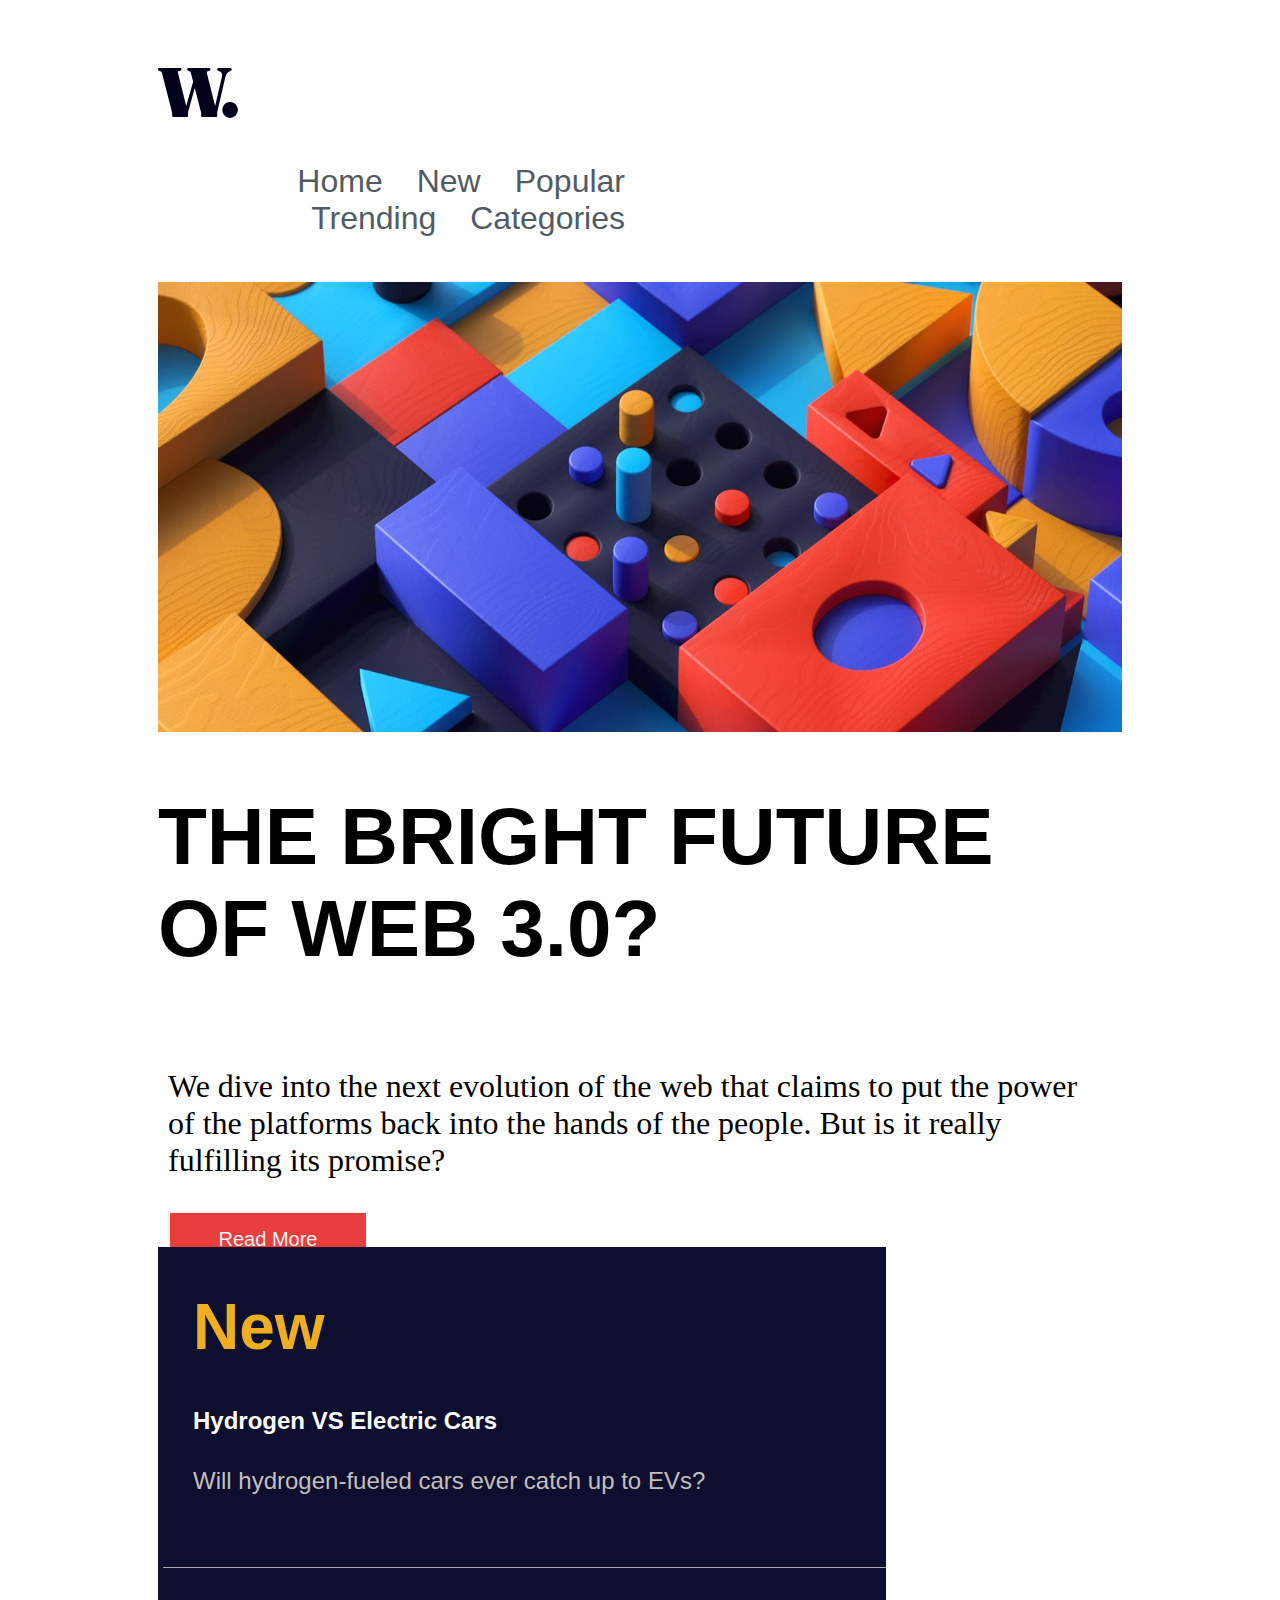
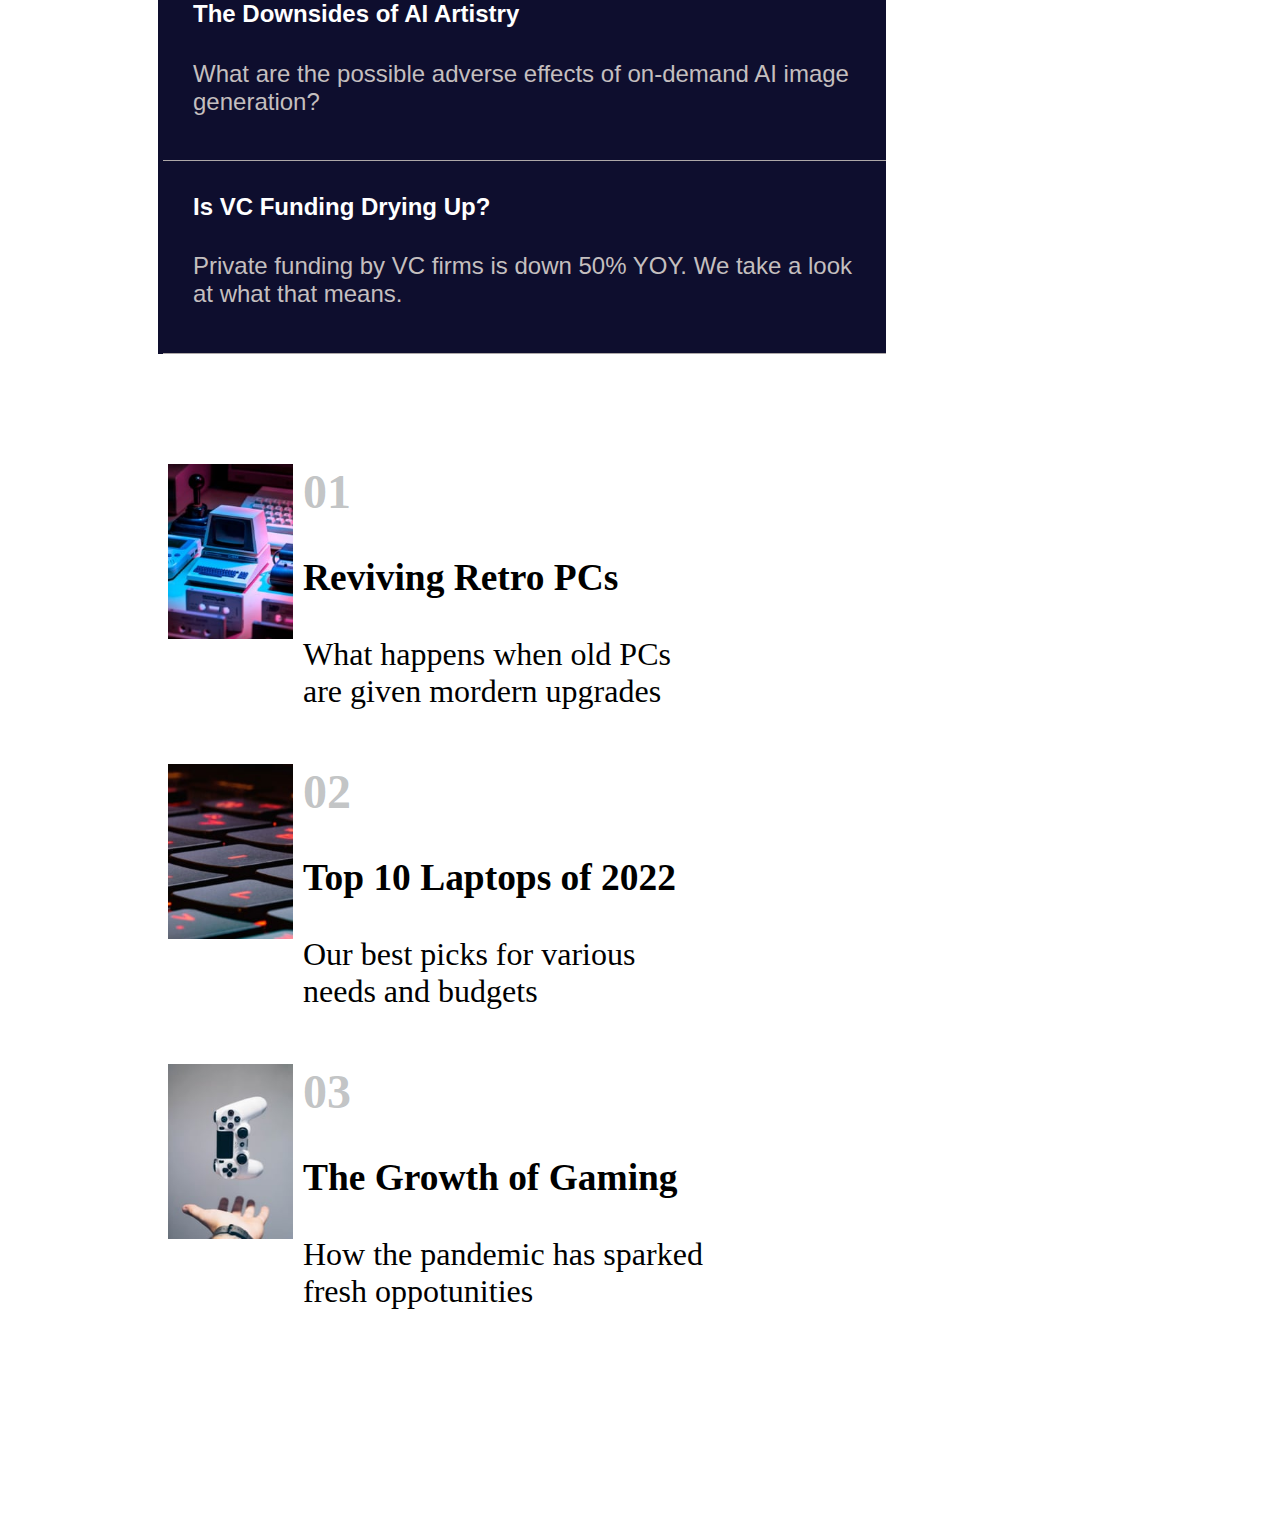
<file: index.html>
<!DOCTYPE html>
<html lang="en">
<head>
    <meta charset="UTF-8">
    <meta name="viewport" content="width=device-width, initial-scale=1.0">
    <title>WMO</title>
    <link rel="stylesheet" href="styles2.css">

    <style>


        .sidenav {
          display: none;
          height: 100%;
          width: 250px;
          position: fixed;
          z-index: 1;
          top: 0;
          left: 0;
          background-color: white;
          overflow-x: hidden;
          padding-top: 60px;
          
        }
        
        .sidenav a {
          padding: 20px 0px 20px 10px;
          text-decoration: none;
          font-size: .1em;
          color:white;
          display: block;
        }
        
        .sidenav a:hover {
          color: coral;
        }
        
        .sidenav .closebtn {
          position: absolute;
          top: 0;
          right: 25px;
          font-size: 36px;
          margin-left: 50px;
        }
        
        
        .media-icon{
            text-align:end;
            width: 492px;
        }
        
        span{
            color:white;
            border: 1px solid white;
        }
        
        @media screen and (max-width: 500px) {
          .sidenav {padding-top: 15px;}
          .sidenav a {
            font-size: 2.6em;
            color: black;
            }
          span{
            color: black;
            border: 1px solid white;
           align-items: flex-end;
          }
        }
     </style>

</head>
<body>

    <div class="media-logo">
        <div class="logo">
            <img src="logo.svg" >
        </div>

        <div id="mySidenav" class="sidenav">
            <a href="javascript:void(0)" class="closebtn" onclick="closeNav()">&times;</a>
            <a href="#" class="media-menu">Home</a>
            <a href="#" class="media-menu">New</a>
            <a href="#" class="media-menu">Popular</a>
            <a href="#" class="media-menu">Trending</a>
            <a href="#" class="media-menu">Categories</a>
        </div>
        
        <div class="media-icon">
        <span style="font-size:30px;cursor:pointer" onclick="openNav()">&#9776; </span>
        </div>
    </div>
    <header>
        <div class="menu">Home</div>
        <div class="menu">New</div>
        <div class="menu">Popular</div>
        <div class="menu">Trending</div>
        <div class="menu">Categories</div>
    </header> 
    <div class="float">
        <div class="left">
            <div class="image">
                <img src="image-web-3-desktop.jpg">
            </div>
            <div class="middle">
                <h1 class="heading - column">THE BRIGHT FUTURE OF WEB 3.0?</h1>
                <div class="centre - column">
                    <p>   We dive into the next evolution of the web that claims to put the power of the platforms back into the hands of the people. 
                        But is it really fulfilling its promise? </p>
                    <button>Read More</button>
                </div>
            </div>
        </div>

        <div class="right">
            <div class="right-head">
                <h1>New</h1>
            </div>
            <div class="article">
                <div class="article-head">
                    <h4>Hydrogen VS Electric Cars</h4>
                </div>
                <div class="article-p">
                    Will hydrogen-fueled cars ever catch up to EVs?
                </div> 
            </div>
            <div class="article">
                <div class="article-head"> 
                   <h4>The Downsides of AI Artistry</h4> 
                </div>
                <div class="article-p">
                    What are the possible adverse effects of on-demand AI image generation?
                </div>  
            </div>

            <div class="article">
                <div class="article-head">
                   <h4>Is VC Funding Drying Up?</h4> 
                </div>
                <div class="article-p">
                    Private funding by VC firms is down 50% YOY. We take a look at what that means.
                </div>      
            </div>
        </div>
    </div>

    <div class="footer">
        <div class="footer1">
            <div  class="footerimg">
                <img src="image-retro-pcs.jpg"  class="img" >
            </div>
            <div class="footer-text">
                <div class="num">01</div>
                <h3>Reviving Retro PCs</h3>
                <p>What happens when old PCs are given mordern upgrades</p>
            </div>
        </div>
        <div class="footer1">
            <div  class="footerimg">
                <img src="image-top-laptops.jpg" class="img" >
            </div>
            <div class="footer-text">
                <div class="num">02</div>
                <h3>Top 10 Laptops of 2022</h3>
                <p>Our best picks for various needs and budgets</p>
            </div>
        </div>
        <div class="footer1">
            <div  class="footerimg">
                <img src="image-gaming-growth.jpg" class="img" >
            </div>
            <div class="footer-text">
                <div class="num">03</div>
                <h3>The Growth of Gaming</h3>
                <p>How the pandemic has sparked fresh oppotunities</p>
            </div>
        </div>
    </div>

       
    <script>
    function openNav() {
        document.getElementById("mySidenav").style.display = "block";
    }
    
    function closeNav() {
        document.getElementById("mySidenav").style.display = "none";
    }
    </script>
</body>
</html>
</file>
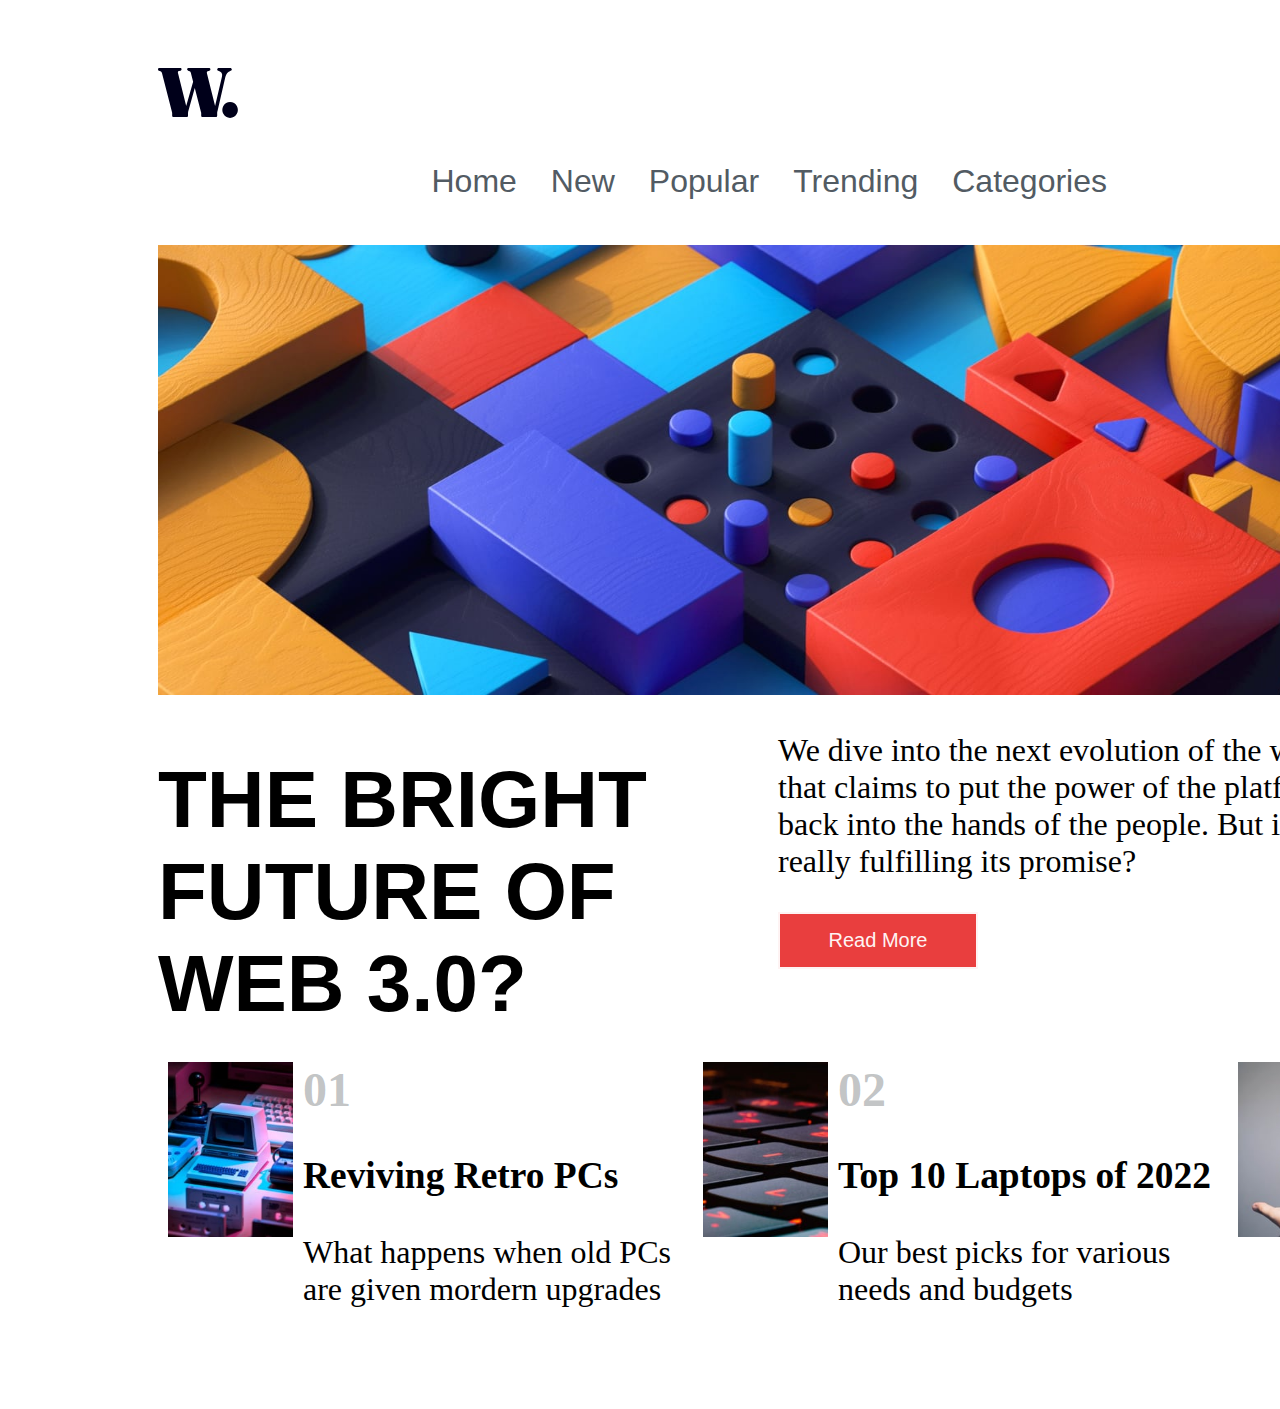
<file: Sample/index.html>
<!DOCTYPE html>
<html lang="en">
<head>
    <meta charset="UTF-8">
    <meta name="viewport" content="width=device-width, initial-scale=1.0">
    <title>WMO</title>
    <link rel="stylesheet" href="styles2.css">

    <style>


        .sidenav {
          display: none;
          height: 100%;
          width: 250px;
          position: fixed;
          z-index: 1;
          top: 0;
          left: 0;
          background-color: white;
          overflow-x: hidden;
          padding-top: 60px;
          
        }
        
        .sidenav a {
          padding: 20px 0px 20px 10px;
          text-decoration: none;
          font-size: .1em;
          color:white;
          display: block;
        }
        
        .sidenav a:hover {
          color: coral;
        }
        
        .sidenav .closebtn {
          position: absolute;
          top: 0;
          right: 25px;
          font-size: 36px;
          margin-left: 50px;
        }
        
        
        .media-icon{
            text-align:end;
        }
        
        span{
            color:white;
            border: 1px solid white;
        }
        
        @media screen and (max-width: 762px) {
          .sidenav {padding-top: 15px;}
          .sidenav a {
            font-size: 2.6em;
            color: black;
            }
          span{
            color: black;
            border: 1px solid white;
          }
        }
     </style>

</head>
<body>

    <div class="media-logo">
        <div class="logo">
            <img src="logo.svg" >
        </div>

        <div id="mySidenav" class="sidenav">
            <a href="javascript:void(0)" class="closebtn" onclick="closeNav()">&times;</a>
            <a href="#" class="media-menu">Home</a>
            <a href="#" class="media-menu">New</a>
            <a href="#" class="media-menu">Popular</a>
            <a href="#" class="media-menu">Trending</a>
            <a href="#" class="media-menu">Categories</a>
        </div>
        
        <div class="media-icon">
        <span style="font-size:30px;cursor:pointer" onclick="openNav()">&#9776; </span>
        </div>
    </div>
    <header>
        <div class="menu">Home</div>
        <div class="menu">New</div>
        <div class="menu">Popular</div>
        <div class="menu">Trending</div>
        <div class="menu">Categories</div>
    </header> 
    <div class="float">
        <div class="left">
            <div class="image">
                <img src="image-web-3-desktop.jpg">
            </div>
            <div class="middle">
                <h1 class="heading">THE BRIGHT FUTURE OF WEB 3.0?</h1>
                <div class="centre">
                    <p>   We dive into the next evolution of the web that claims to put the power of the platforms back into the hands of the people. 
                        But is it really fulfilling its promise? </p>
                    <button>Read More</button>
                </div>
            </div>
        </div>

        <div class="right">
            <div class="right-head">
                <h1>New</h1>
            </div>
            <div class="article">
                <div class="article-head">
                    <h4>Hydrogen VS Electric Cars</h4>
                </div>
                <div class="article-p">
                    Will hydrogen-fueled cars ever catch up to EVs?
                </div> 
            </div>
            <div class="article">
                <div class="article-head"> 
                   <h4>The Downsides of AI Artistry</h4> 
                </div>
                <div class="article-p">
                    What are the possible adverse effects of on-demand AI image generation?
                </div>  
            </div>

            <div class="article">
                <div class="article-head">
                   <h4>Is VC Funding Drying Up?</h4> 
                </div>
                <div class="article-p">
                    Private funding by VC firms is down 50% YOY. We take a look at what that means.
                </div>      
            </div>
        </div>
    </div>

    <div class="footer">
        <div class="footer1">
            <div  class="footerimg">
                <img src="image-retro-pcs.jpg"  class="img" >
            </div>
            <div class="footer-text">
                <div class="num">01</div>
                <h3>Reviving Retro PCs</h3>
                <p>What happens when old PCs are given mordern upgrades</p>
            </div>
        </div>
        <div class="footer1">
            <div  class="footerimg">
                <img src="image-top-laptops.jpg" class="img" >
            </div>
            <div class="footer-text">
                <div class="num">02</div>
                <h3>Top 10 Laptops of 2022</h3>
                <p>Our best picks for various needs and budgets</p>
            </div>
        </div>
        <div class="footer1">
            <div  class="footerimg">
                <img src="image-gaming-growth.jpg" class="img" >
            </div>
            <div class="footer-text">
                <div class="num">03</div>
                <h3>The Growth of Gaming</h3>
                <p>How the pandemic has sparked fresh oppotunities</p>
            </div>
        </div>
    </div>

       
    <script>
    function openNav() {
        document.getElementById("mySidenav").style.display = "block";
    }
    
    function closeNav() {
        document.getElementById("mySidenav").style.display = "none";
    }
    </script>
</body>
</html>
</file>
<file: styles2.css>
.logo{
    height: 10px;
    width: auto;
    object-fit: cover;
}    
.logo img{
    height: 50px;
    width: auto;
    
}

.menu{
    font-family:sans-serif;
    display:inline;
    font-size: 2em;
    padding: 10px;
    padding-bottom: 10px;
    margin: 5px;
    justify-content:flex-end;
    color: rgb(82, 91, 99);
    
}
.menu:hover{
    color: rgb(237, 96, 9);
    cursor: pointer;;
}
body{
   padding-left: 100px;
   padding-bottom: 100px;
   padding-right: 100px;
   padding-top: 10px;
   border: 50px solid white;
    
}
img{
    height: 450px;
    width:1200px;
}
.image{
    height: 450px;
    width:1200px;
    margin-right: 10px;
    
}
.middle{
   display: flex;
   padding-right: 20px;
   padding-top: 5px;
   margin-bottom: 10px;
}
.heading{
    font-weight:1100;
    font-size: 5em;
    width:600px;
    height:50px;
    text-align: left;
    font-family: sans-serif;
    padding-right: 10px;
}
button {
    display: inline-block;
    background-color: rgb(233, 62, 62);
    padding: 15px;
    width: 200px;
    border: 2px solid;
    color: #fef3f3;
    text-align: center;
    font-size: 20px;
    font-family:sans-serif
}
button:hover{
    background-color: black;
}
header{
  
    text-align: right;
    padding-top: 50px;
    padding-bottom: 25px;
}
.centre{
    
    text-align: left;
    font-size: 2em;
    height: 50px;
    padding-left: 10px;
    border:border-box;
    width: 600px;
}

.float{
    display: flex;
    padding-top: 20px;
    margin-bottom: 100px;
}
.right{
    background-color: rgb(14, 14, 46);
    justify-content: space-evenly;
    padding-left: 5px;
    margin: 0;
    width: 700px;
    height:auto;
    display:flexbox;
 }

.right-head{
    color: rgb(237, 175, 31);
    font-size:2em;
    padding-left: 30px;
    font-family: 'Franklin Gothic Medium', 'Arial Narrow', Arial, sans-serif;
}
.article{
    
    padding-bottom:10px;
    padding-left: 30px;
    padding-right: 30px;
    border-bottom: .5px rgb(173, 168, 168) solid;
    text-align: left;
    height: 150px;
    
    font-size:1.5em;
    font-family: 'Segoe UI', Tahoma, Geneva, Verdana, sans-serif;
}
.article-p{
    color: rgb(196, 191, 191);
    padding-bottom: 5px;
}
.article-head{
    color: white;
   
}
.article-head:hover{
    color:rgb(237,175,35);
    cursor:pointer;
}

.img{
    width: 125px;
    object-fit: cover;
    height: 175px;
}
.footer1{
    display: flex;
    height: auto;
}
.footer-text{
    width:400px;
    height: 150px;
    padding-left: 10px;
    font-size: 2em;
    justify-content: space-evenly;
    align-items:left;
    text-align: left;
    border-bottom:  5px white solid;
    margin-bottom: 5px;
}

.footer{
    display: flex;
    margin-right:100px;
    padding: 10px;
    border-right: 10px solid white;
    height: fit-content;
}
.num{
    font-weight: bold;
    font-size: 1.5em;
    color:rgba(136, 139, 141, 0.517) ;

}
.footer-text h3:hover{
     cursor: pointer;  
     color: coral; 
}

@media  screen and (max-width:1600px) {
    .footer1{
        width: 50%;
    }
    .left {
        width: 50%;
    }
    .image img{
        width:50%;
    }
    header{
        width: 50%;
    }

}
@media screen and (max-width:1300px){
    .column{
        height: 192px;
        width: 200%;
    }
    .float{
        flex-direction: column;
           
    }
    .footer1{
        width: 100%;
        height: 300px;
    }
    .image{
        width: 400%;
    }
    .middle{
        flex-direction: column;
        height: 500px;
    }
    .footer{
        flex-direction: column;
        width: 100%;
    }
    .right{
        height: min-content;
        width: 75%;
    }
    header{
        flex-direction: column;
    }
}    

 /*FOR MOBILE VIEW (660 * 897)*/

@media screen and (max-width:500px){
   body{
    padding: 0 100px 100px 10px;
    border : 10px solid white;
   }
   .float{

    flex-direction: column;
   }
   .footer{
    flex-direction: column;
   }
   .image img{
        height: 450px;
        width: 500px;
        object-fit:fill;
   } 
   .middle{
    flex-direction: column;
   }
   .heading{
     width: 500px;
     text-align: left;
     font-size: 5em;
     height: 175px;
   }
   .centre{
    height: 300px;
    width: 500px;
    font-size: 2em;
   }
   .right{
    padding-left: 0;
    width: 500px;
   }
   .article-head{
    font-size: 1.5em;
   }
   .article-p{
    font-size: 1.2em;
   }
   .footer-text{
    width: 500px;
    height: 180px;
    font-size: 1.6em;
    padding-left: 20px;
   }
   .footer1{
     width: 500px;
     margin-bottom: 30px;
   }
   .num{
    font-size: 1.7em;
   }
   .menu{
    color: white;
    height: .1px;
    width: .1px;
    font-size: .1em;
    padding: 0;
    margin: 0;
    border: 0;
   }
   header{
    padding: 0;
    margin: 0;
   }
 }


/*
@media screen and (max-width: 1650px) and (min-width: 400px){
    .column{
        width:33%;
        height: fit-content;
    }

    .footer1{
        width:50%;
        height: fit-content;
    }
    .image img{
      width: auto;
   } 

} */

/*@media screen and (max-width:1600px){
    .float{
        flex-direction: column;
        
    }
    .middle{
        flex-direction: column;
    }
    .footer{
        flex-direction: column;
    }
    .left {
        width: 50%;
    }
    .image img{
        width: 50%;
    }
    .footer1{
        width: 50%;
    }
    /*.footer1{
        width: 50%;
    }
   
}*/
</file>
<file: Sample/styles2.css>
.logo{
    height: 10px;
    width: auto;
    object-fit: cover;
}    
.logo img{
    height: 50px;
    width: auto;
    
}

.menu{
    font-family:sans-serif;
    display:inline;
    font-size: 2em;
    padding: 10px;
    padding-bottom: 10px;
    margin: 5px;
    justify-content:flex-end;
    color: rgb(82, 91, 99);
    
}
.menu:hover{
    color: rgb(237, 96, 9);
    cursor: pointer;;
}
body{
   padding-left: 100px;
   padding-bottom: 100px;
   padding-right: 100px;
   padding-top: 10px;
   border: 50px solid white;
    
}
img{
    height: 450px;
    width:1200px;
}
.image{
    height: 450px;
    width:1200px;
    margin-right: 10px;
    
}
.middle{
   display: flex;
   padding-right: 20px;
   padding-top: 5px;
   margin-bottom: 10px;
}
.heading{
    font-weight:1100;
    font-size: 5em;
    width:600px;
    height:50px;
    text-align: left;
    font-family: sans-serif;
    padding-right: 10px;
}
button {
    display: inline-block;
    background-color: rgb(233, 62, 62);
    padding: 15px;
    width: 200px;
    border: 2px solid;
    color: #fef3f3;
    text-align: center;
    font-size: 20px;
    font-family:sans-serif
}
button:hover{
    background-color: black;
}
header{
  
    text-align: right;
    padding-top: 50px;
    padding-bottom: 25px;
}
.centre{
    
    text-align: left;
    font-size: 2em;
    height: 50px;
    padding-left: 10px;
    border:border-box;
    width: 600px;
}

.float{
    display: flex;
    padding-top: 20px;
    margin-bottom: 100px;
}
.right{
    background-color: rgb(14, 14, 46);
    justify-content: space-evenly;
    padding-left: 5px;
    margin: 0;
    width: 700px;
    height:auto;
    display:flexbox;
 }

.right-head{
    color: rgb(237, 175, 31);
    font-size:2em;
    padding-left: 30px;
    font-family: 'Franklin Gothic Medium', 'Arial Narrow', Arial, sans-serif;
}
.article{
    
    padding-bottom:10px;
    padding-left: 30px;
    padding-right: 30px;
    border-bottom: .5px rgb(173, 168, 168) solid;
    text-align: left;
    height: 150px;
    
    font-size:1.5em;
    font-family: 'Segoe UI', Tahoma, Geneva, Verdana, sans-serif;
}
.article-p{
    color: rgb(196, 191, 191);
    padding-bottom: 5px;
}
.article-head{
    color: white;
   
}
.article-head:hover{
    color:rgb(237,175,35);
    cursor:pointer;
}

.img{
    width: 125px;
    object-fit: cover;
    height: 175px;
}
.footer1{
    display: flex;
    height: auto;
}
.footer-text{
    width:400px;
    height: 150px;
    padding-left: 10px;
    font-size: 2em;
    justify-content: space-evenly;
    align-items:left;
    text-align: left;
    border-bottom:  5px white solid;
    margin-bottom: 5px;
}

.footer{
    display: flex;
    margin-right:100px;
    padding: 10px;
    border-right: 10px solid white;
    height: fit-content;
}
.num{
    font-weight: bold;
    font-size: 1.5em;
    color:rgba(136, 139, 141, 0.517) ;

}
.footer-text h3:hover{
     cursor: pointer;  
     color: coral; 
}



/* FOR MOBILE VIEW (660 * 897) */

@media screen and (max-width: 762px) {
   body{
    padding: 0 100px 100px 10px;
    border: 10px solid white;
   }
   .float{

    flex-direction: column;
   }
   .footer{
    flex-direction: column;
   }
   .image img{
        height: 450px;
        width: 500px;
        object-fit:fill;
   } 
   .middle{
    flex-direction: column;
   }
   .heading{
     width: 500px;
     text-align: left;
     font-size: 5em;
     height: 175px;
   }
   .centre{
    height: 300px;
    width: 500px;
    font-size: 2em;
   }
   .right{
    padding-left: 0;
    width: 500px;
   }
   .article-head{
    font-size: 1.5em;
   }
   .article-p{
    font-size: 1.2em;
   }
   .footer-text{
    width: 500px;
    height: 180px;
    font-size: 1.6em;
    padding-left: 20px;
   }
   .footer1{
     width: 500px;
     margin-bottom: 30px;
   }
   .num{
    font-size: 1.7em;
   }
   .menu{
    color: white;
    height: .1px;
    width: .1px;
    font-size: .1em;
    padding: 0;
    margin: 0;
    border: 0;
   }
   header{
    padding: 0;
    margin: 0;
   }
}
</file>
